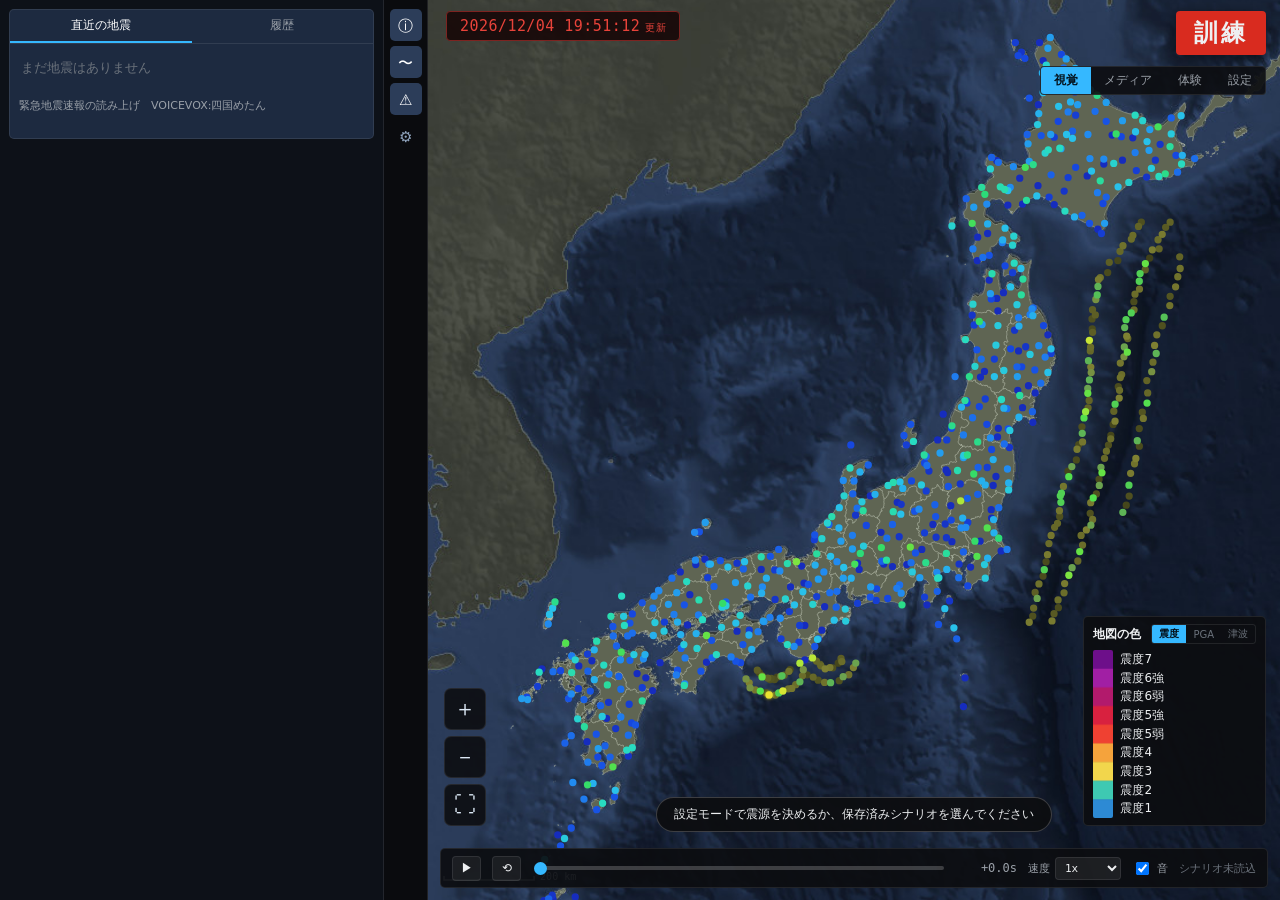
<file: web/index.html>
<!DOCTYPE html>
<html lang="ja">
<head>
<meta charset="UTF-8">
<meta name="viewport" content="width=device-width,initial-scale=1,viewport-fit=cover">
<meta name="theme-color" content="#0d1a2b">
<title>seismic-sim 地震モニタ</title>
<!-- テロップの書体。使う字だけを切り出して埋め込んである (通信は要らない)。 -->
<link rel="stylesheet" href="css/telop-font.css">
<link rel="stylesheet" href="css/style.css">
</head>
<body>
<div id="app">
  <canvas id="map"></canvas>

  <!-- ================= 左パネル ================= -->
  <aside id="side">
    <!-- 緊急地震速報 -->
    <section id="eew-panel" class="hidden">
      <header class="eew-head">
        <span class="eew-title">緊急地震速報</span>
        <span id="eew-grade" class="eew-grade">警報 #1</span>
      </header>

      <div class="eew-hypo">
        <span id="eew-region">-</span><span class="suffix">で地震</span>
      </div>
      <div id="eew-origin" class="eew-origin">----/--/-- --:--:-- 発生</div>

      <div id="eew-shindo-box" class="shindo-box">
        <div class="shindo-box-label"><b>推定</b><span>最大震度</span></div>
        <div id="eew-shindo-value" class="shindo-box-value">-</div>
      </div>

      <div class="meter" id="meter-mag">
        <span class="meter-name">マグニチュード</span>
        <span id="eew-magnitude" class="meter-value">-</span>
        <i id="meter-mag-bar" class="meter-bar"></i>
      </div>
      <div class="meter" id="meter-depth">
        <span class="meter-name">深さ</span>
        <span id="eew-depth" class="meter-value">-</span>
        <i id="meter-depth-bar" class="meter-bar"></i>
      </div>

      <p id="eew-message" class="eew-message">緊急地震速報（警報）発表<br>強い揺れに警戒してください</p>
    </section>

    <!-- 揺れを検出 -->
    <section id="detect-panel" class="hidden">
      <header class="section-bar">揺れを検出</header>
      <div class="detect-top">
        <span class="detect-label">リアルタイム<br><b>強震最大震度</b></span>
        <div id="detect-value" class="shindo-badge lg">-</div>
      </div>
      <ul id="detect-list" class="detect-list"></ul>
    </section>

    <!-- 津波情報 -->
    <section id="tsunami-panel" class="hidden">
      <header id="tsunami-head" class="tsunami-head">津波情報</header>
      <div id="tsunami-summary" class="tsunami-summary"></div>
      <ul id="tsunami-list" class="tsunami-list"></ul>
    </section>

    <!-- 地震情報 (確定) -->
    <section id="final-panel" class="hidden">
      <header id="final-kind" class="section-bar">地震情報</header>
      <header id="final-shindo" class="final-shindo">最大震度 -</header>
      <div id="final-when" class="final-when"></div>
      <div class="final-region-row">
        <span id="final-region" class="final-region">-</span><span class="suffix">で地震</span>
      </div>
      <div class="meter">
        <span class="meter-name">マグニチュード</span>
        <span id="final-magnitude" class="meter-value">-</span>
        <i id="final-mag-bar" class="meter-bar"></i>
      </div>
      <div class="meter">
        <span class="meter-name">深さ</span>
        <span id="final-depth" class="meter-value">-</span>
        <i id="final-depth-bar" class="meter-bar"></i>
      </div>
      <ul id="final-areas" class="final-areas"></ul>
    </section>

    <!-- 地震情報・履歴 -->
    <section id="info-panel">
      <div class="info-tabs">
        <button id="tab-current" class="info-tab active">直近の地震</button>
        <button id="tab-history" class="info-tab">履歴</button>
      </div>
      <div id="pane-current" class="info-pane">
        <ul id="recent-list" class="recent-list"></ul>
      </div>
      <div id="pane-history" class="info-pane hidden">
        <ul id="history-list" class="history-list"></ul>
      </div>
      <p class="credit">緊急地震速報の読み上げ　VOICEVOX:四国めたん</p>
    </section>
  </aside>

  <!-- ================= アイコン列 ================= -->
  <nav id="railbar" aria-label="表示切替">
    <button id="rail-info" class="rail-btn active" title="地震情報">ⓘ</button>
    <button id="rail-wave" class="rail-btn active" title="観測波形">
      <span class="rail-glyph">〜</span><i class="rail-dot"></i>
    </button>
    <button id="rail-tsunami" class="rail-btn active" title="津波情報">⚠</button>
    <button id="rail-config" class="rail-btn" title="設定">⚙</button>
    <button id="sheet-toggle" class="rail-btn sheet-only" title="パネルの開閉" aria-label="パネルの開閉">▾</button>
  </nav>

  <!-- ================= 地図上の表示 ================= -->
  <div id="clock-pill" class="clock-pill">
    <span id="clock-text">----/--/-- --:--:--</span><span class="suffix">更新</span>
  </div>

  <div id="drill-badge" class="drill-badge">訓練</div>

  <nav class="mode-switch" role="tablist" aria-label="モード切替">
    <button id="mode-visual" class="mode-btn active" role="tab" aria-selected="true">視覚</button>
    <button id="mode-media" class="mode-btn" role="tab" aria-selected="false">メディア</button>
    <button id="mode-quake3d" class="mode-btn" role="tab" aria-selected="false">体験</button>
    <button id="mode-config" class="mode-btn" role="tab" aria-selected="false">設定</button>
  </nav>

  <div id="zoom-ctl" class="zoom-ctl">
    <button id="zoom-in" title="拡大">＋</button>
    <button id="zoom-out" title="縮小">－</button>
    <button id="zoom-fit" title="全体表示">⛶</button>
  </div>

  <div id="legend" class="legend">
    <div class="legend-head">
      <span id="legend-title" class="legend-title">地図の色</span>
      <span class="style-switch">
        <button id="style-number" class="style-btn active" title="震度の数字入りの円">震度</button>
        <button id="style-color" class="style-btn" title="地表最大加速度 (gal) の色だけの円">PGA</button>
        <button id="style-coast" class="style-btn" title="津波の沿岸線だけを出す">津波</button>
      </span>
    </div>
    <div class="legend-body">
      <canvas id="legend-bar" width="18" height="170"></canvas>
      <ul id="legend-list" class="legend-list"></ul>
    </div>
  </div>

  <div id="coast-legend" class="coast-legend hidden">
    <div class="legend-title">海岸線の色</div>
    <ul class="coast-list">
      <li><i style="background:#e838c8"></i>大津波警報</li>
      <li><i style="background:#e0231c"></i>津波警報</li>
      <li><i style="background:#f5d020"></i>津波注意報</li>
      <li><i style="background:#4fc3f7"></i>津波予報</li>
    </ul>
  </div>

  <section id="wave-strip" class="hidden">
    <canvas id="wave-canvas"></canvas>
    <div class="wave-scale">2gal/row</div>
  </section>

  <!-- ================= 下部: 再生 ================= -->
  <footer id="timeline">
    <button id="play-btn" class="ctl" title="再生 / 一時停止">▶</button>
    <button id="reset-btn" class="ctl" title="先頭へ">⟲</button>
    <div class="track-wrap">
      <input id="track" class="track" type="range" min="0" max="1" step="1" value="0">
      <div id="track-marks" class="track-marks"></div>
    </div>
    <div class="tl-time"><span id="tl-elapsed">+0.0s</span></div>
    <label class="speed">速度
      <select id="speed">
        <option value="0.25">0.25x</option><option value="0.5">0.5x</option>
        <option value="1" selected>1x</option><option value="2">2x</option>
        <option value="4">4x</option><option value="8">8x</option>
      </select>
    </label>
    <label class="toggle"><input id="sound-toggle" type="checkbox" checked> 音</label>
    <div id="scenario-name" class="scenario-name">シナリオ未読込</div>
  </footer>

  <!-- ================= 設定モード ================= -->
  <section id="config-panel" class="hidden">
    <h2 class="config-title">シミュレーション設定</h2>
    <p class="config-hint">地図上をクリックすると震源を設定できます。</p>
    <div class="config-grid">
      <label>震央地名<input id="cfg-region" type="text" readonly></label>
      <label>緯度<input id="cfg-lat" type="number" step="0.01" value="38.10"></label>
      <label>経度<input id="cfg-lon" type="number" step="0.01" value="142.86"></label>
      <label>深さ (km)<input id="cfg-depth" type="number" step="1" min="0" max="700" value="24"></label>
      <label>マグニチュード<input id="cfg-mag" type="number" step="0.1" min="3" max="9.5" value="8.2"></label>
      <label>震源種別
        <select id="cfg-kind">
          <option value="crustal">地殻内（内陸）</option>
          <option value="interplate" selected>プレート間（海溝型）</option>
          <option value="intraslab">スラブ内（やや深発）</option>
        </select>
      </label>
      <label>走向 (°)<input id="cfg-strike" type="number" step="5" min="0" max="360" value="200"></label>
      <label>傾斜 (°)<input id="cfg-dip" type="number" step="5" min="5" max="90" value="20"></label>
      <label>すべり角 (°)<input id="cfg-rake" type="number" step="10" min="-180" max="180" value="90"></label>
      <label>発生時刻<input id="cfg-time" type="time" step="1"></label>
    </div>
    <div class="config-checks">
      <label><input id="cfg-aftershock" type="checkbox" checked> 余震を自動発生させる</label>
      <label><input id="cfg-tsunami" type="checkbox" checked> 津波を自動判定する</label>
      <label><input id="cfg-eew" type="checkbox" checked> 緊急地震速報を発表する</label>
      <label><input id="cfg-drill" type="checkbox" checked> 「訓練」表示を出す</label>
      <label><input id="cfg-areamail" type="checkbox"> エリアメールを発信する（メディアモード）</label>
    </div>
    <div class="config-preview" id="config-preview"></div>
    <div class="config-actions">
      <button id="cfg-run" class="primary">シミュレーション実行</button>
      <button id="cfg-random" class="ghost">ランダム</button>
    </div>
    <div class="config-scenarios">
      <div class="sub-label">保存済みシナリオ（高精度計算済み）</div>
      <ul id="scenario-list" class="scenario-list"></ul>
    </div>
  </section>

  <!-- ================= 揺れ方の 3D 体験 ================= -->
  <div id="scene3d" class="scene3d hidden">
    <canvas id="scene3d-canvas"></canvas>
    <div class="s3-bar">
      <div class="s3-group">
        <span class="s3-label">場所</span>
        <select id="s3-scene" class="s3-select"></select>
      </div>
      <div class="s3-group">
        <span class="s3-label">地点</span>
        <select id="s3-site" class="s3-select"></select>
      </div>
      <div class="s3-readout">
        <span id="s3-shindo" class="s3-shindo">-</span>
        <span class="s3-sub">その場の<br>リアルタイム震度</span>
      </div>
      <div class="s3-group s3-look">
        <span class="s3-label">向き</span>
        <input id="s3-yaw" class="s3-range" type="range" min="-180" max="180" value="0">
      </div>
    </div>
    <p id="s3-note" class="s3-note">-</p>
  </div>

  <!-- ================= メディアモード ================= -->
  <div id="media-eew" class="media-eew hidden">
    <div class="me-banner">
      <span class="me-tag"><b>緊急</b><b>地震</b></span>
      <div class="me-lines">
        <div class="me-line1">
          <span class="me-title">緊急地震速報</span>
          <span class="me-say"><span id="me-head">－－</span><span id="me-warn" class="me-warn">強い揺れに警戒</span></span>
        </div>
        <div id="me-areas" class="me-line2"></div>
      </div>
    </div>
    <div class="me-thumb">
      <div class="me-thumb-inner">
        <canvas id="me-thumb-canvas"></canvas>
      </div>
      <div class="me-cap">緊急地震速報</div>
    </div>
  </div>

  <!-- ================= エリアメール ================= -->
  <div id="area-mail" class="area-mail hidden">
    <div class="am-sheet" role="dialog" aria-labelledby="am-title">
      <div class="am-bar">緊急速報メール</div>
      <div class="am-head">
        <svg class="am-alert" viewBox="0 0 24 24" aria-hidden="true">
          <path d="M12 2.4 23 21.6H1z" fill="#e8433a"/>
          <path d="M12 8.6v6.2M12 17.2v1.6" stroke="#fff" stroke-width="2.1"
                stroke-linecap="round" fill="none"/>
        </svg>
        <span id="am-title">緊急地震速報</span>
      </div>
      <p class="am-body">緊急地震速報<br><span id="am-place">〇〇</span>で地震発生。強い揺れに備えてください。<br>（気象庁）</p>
      <div class="am-figure" aria-hidden="true">
        <svg viewBox="0 0 320 320">
          <rect x="0" y="0" width="320" height="320" rx="30" fill="#f2dc00"/>
          <rect x="12" y="12" width="296" height="296" rx="22" fill="#111"/>
          <rect x="34" y="34" width="252" height="252" rx="6" fill="#f2dc00"/>
          <g fill="#111">
            <!-- ひび割れて傾いたビル -->
            <path d="M138 70 L214 86 L206 250 L150 250 L146 214 L158 196 L142 176 L154 152 L138 132 Z"/>
            <!-- 落下物 -->
            <path d="M96 176 L112 168 L110 190 L94 196 Z"/>
            <path d="M84 214 L102 208 L98 228 L82 232 Z"/>
            <!-- 足元の崩れ -->
            <path d="M112 250 L124 232 L134 250 L146 230 L156 250 Z"/>
            <!-- 揺れの線 -->
            <path d="M236 74 L252 92 L236 110 L252 128 L236 146 L246 154 L262 136 L246 118 L262 100 L246 82 Z"/>
            <path d="M262 96 L276 112 L262 128 L276 144 L262 160 L270 168 L284 152 L270 136 L284 120 L270 104 Z"/>
          </g>
          <g fill="#f2dc00">
            <!-- 各階の窓 -->
            <path d="M150 96 L204 107 L203 119 L149 108 Z"/>
            <path d="M149 126 L202 137 L201 149 L148 138 Z"/>
            <path d="M152 160 L200 169 L199 181 L151 172 Z"/>
            <path d="M154 202 L198 210 L197 222 L153 214 Z"/>
          </g>
        </svg>
      </div>
      <button id="am-ok" class="am-ok" type="button">OK</button>
    </div>
  </div>

  <div id="toast" class="toast hidden"></div>
  <div id="loading" class="loading">データを読み込み中…</div>
</div>

<script src="js/util.js"></script>
<script src="js/projection.js"></script>
<script src="js/mapview.js"></script>
<script src="js/engine.js"></script>
<script src="js/scene3d.js"></script>
<script src="js/sound.js"></script>
<script src="js/panels.js"></script>
<script src="js/app.js"></script>
</body>
</html>
</file>
<file: web/css/telop-font.css>
/* テロップの書体 — Noto Sans JP (Bold / Black)
 *
 * テレビの緊急地震速報のテロップに近い太いゴシック。単一 HTML で持ち歩けて、
 * 通信が無くても同じ見た目になるように、使う字だけを切り出して埋め込んである
 * (震央地名・都道府県名・決まり文句の 311 字)。
 *
 * Noto Sans JP は SIL Open Font License 1.1 で配布されている。
 *   Copyright 2014-2021 Adobe (http://www.adobe.com/), with Reserved Font Name 'Source'.
 *   Licensed under the SIL Open Font License, Version 1.1.
 *   https://scripts.sil.org/OFL
 */

@font-face {
  font-family: "VQ Telop";
  font-style: normal;
  font-weight: 700;
  font-display: swap;
  src: url([data-uri]) format("woff2");
}

@font-face {
  font-family: "VQ Telop";
  font-style: normal;
  font-weight: 900;
  font-display: swap;
  src: url([data-uri]) format("woff2");
}
</file>
<file: web/css/style.css>
/* seismic-sim — 地震モニタ
 * ほぼ黒のパネルと、海底地形を敷いた地図。震度は数字入りの円で表す。 */

:root {
  --panel: #0d1118;
  --panel-2: #1d2a40;
  --panel-3: #2c3d59;
  /* 左パネルの中身の幅。文字や余白はこの幅に対する比で決める。 */
  --card-w: 366px;
  --line: rgba(255, 255, 255, 0.09);
  --line-2: rgba(255, 255, 255, 0.20);
  --text: #eef0f2;
  --text-dim: #9aa0a8;
  --text-faint: #6b727b;
  --red: #d92b1f;
  --red-bright: #e8433a;
  --red-deep: #8a1210;
  --yellow: #ffd54a;
  --magenta: #e838c8;
  --accent: #35b8ff;
  --side-w: 384px;
  --rail-w: 44px;
  --rail-h: 40px;   /* 画面が狭いとき、アイコン列を横並びにしたときの高さ */
  --mono: "SF Mono", "Roboto Mono", Consolas, ui-monospace, monospace;
  --num: "Hiragino Sans", "Noto Sans JP", "Yu Gothic UI", "Meiryo", system-ui, sans-serif;
  --sans: "Hiragino Sans", "Noto Sans JP", "Yu Gothic UI", system-ui, sans-serif;
  /* テレビのテロップ用。太いゴシックで、字面が大きく縁取りに負けないもの。 */
  --telop: "VQ Telop", "Noto Sans JP", "Hiragino Kaku Gothic ProN",
           "Hiragino Sans", "BIZ UDPGothic", "Yu Gothic", "Meiryo", sans-serif;
}

* { box-sizing: border-box; }

html, body {
  margin: 0; height: 100%; overflow: hidden;
  background: var(--panel); color: var(--text);
  font-family: var(--sans); font-size: 13px;
  -webkit-font-smoothing: antialiased;
}

#app { position: relative; width: 100vw; height: 100vh; }
#map {
  position: absolute; inset: 0 0 0 calc(var(--side-w) + var(--rail-w));
  width: calc(100vw - var(--side-w) - var(--rail-w)); height: 100%;
  display: block; cursor: grab;
}
#map.dragging { cursor: grabbing; }
#map.picking { cursor: crosshair; }
.hidden { display: none !important; }
.suffix { font-size: 13px; font-weight: 400; color: var(--text-dim); margin-left: 5px; }

/* ================= 左パネル ================= */
#side {
  position: absolute; left: 0; top: 0; bottom: 0; width: var(--side-w);
  background: var(--panel); border-right: 1px solid var(--line);
  display: flex; flex-direction: column; gap: 9px;
  padding: 9px; overflow-y: auto; z-index: 30;
}
#side > section { flex: 0 0 auto; }

/* ---- 緊急地震速報 ---- */
#eew-panel {
  border-radius: calc(var(--card-w) * .036); overflow: hidden;
  background: var(--panel-2);
}
.eew-head { display: flex; align-items: stretch; height: calc(var(--card-w) * .132); }
.eew-title {
  flex: 1; display: flex; align-items: center; padding: 0 calc(var(--card-w) * .045);
  font-size: calc(var(--card-w) * .074); font-weight: 800; letter-spacing: .01em;
  background: repeating-linear-gradient(-45deg, var(--red-deep) 0 9px, #1d0605 9px 18px);
}
.eew-grade {
  display: flex; align-items: center; padding: 0 calc(var(--card-w) * .05);
  font-family: var(--num); font-size: calc(var(--card-w) * .074); font-weight: 800;
  letter-spacing: .04em; background: var(--red); color: #fff;
}
#eew-panel.forecast .eew-title {
  background: repeating-linear-gradient(-45deg, #12457f 0 9px, #050f1e 9px 18px);
}
#eew-panel.forecast .eew-grade { background: #1f6fd0; }

.eew-hypo {
  padding: calc(var(--card-w) * .045) calc(var(--card-w) * .04) 0;
  font-size: calc(var(--card-w) * .112); font-weight: 800; line-height: 1.1;
}
.eew-hypo .suffix { font-size: calc(var(--card-w) * .062); font-weight: 500; margin-left: .1em; }
.eew-origin {
  padding: calc(var(--card-w) * .012) calc(var(--card-w) * .04) calc(var(--card-w) * .028);
  font-family: var(--num); font-variant-numeric: tabular-nums;
  font-size: calc(var(--card-w) * .05); color: #c3cad4; letter-spacing: .01em;
}

/* 推定最大震度。左に「推定 / 最大震度」、右に大きな数字を置く。 */
.shindo-box {
  display: flex; align-items: center;
  margin: 0 calc(var(--card-w) * .035) calc(var(--card-w) * .035);
  height: calc(var(--card-w) * .341); border-radius: calc(var(--card-w) * .058);
  background: var(--red);
}
.shindo-box.forecast { background: #1f6fd0; }
.shindo-box-label { flex: 1.15; text-align: center; line-height: 1.08; }
.shindo-box-label b {
  display: block; font-size: calc(var(--card-w) * .112); font-weight: 800; letter-spacing: .05em;
}
.shindo-box-label span {
  display: block; font-size: calc(var(--card-w) * .065); font-weight: 700; margin-top: .12em;
}
.shindo-box-value {
  flex: 1; text-align: center;
  font-family: var(--num); font-size: calc(var(--card-w) * .188); font-weight: 800;
  line-height: 1; letter-spacing: -.02em;
}

.meter {
  display: flex; align-items: center;
  margin: 0 calc(var(--card-w) * .04) calc(var(--card-w) * .035);
}
.meter-name { flex: 1; font-size: calc(var(--card-w) * .07); color: var(--text); }
.meter-value {
  font-family: var(--num); font-variant-numeric: tabular-nums;
  font-size: calc(var(--card-w) * .124); font-weight: 800; line-height: 1;
  margin-right: calc(var(--card-w) * .03);
}
/* 「ごく浅い」のように数字でないときは字数が多いので詰める */
.meter-value.as-text {
  font-family: inherit; font-size: calc(var(--card-w) * .098);
  letter-spacing: -0.01em;
}
.meter-bar {
  width: calc(var(--card-w) * .082); height: calc(var(--card-w) * .182);
  border-radius: calc(var(--card-w) * .012); background: #2b2f36; flex: 0 0 auto;
}

.eew-message {
  margin: 0;
  padding: calc(var(--card-w) * .02) calc(var(--card-w) * .04) calc(var(--card-w) * .045);
  font-size: calc(var(--card-w) * .059); line-height: 1.45; font-weight: 600;
  color: #e8776a;
}
#eew-panel.forecast .eew-message { color: #9fd0ff; }

/* ---- 揺れを検出 ---- */
#detect-panel {
  border-radius: calc(var(--card-w) * .036); overflow: hidden; background: var(--panel-2);
}
.section-bar {
  padding: calc(var(--card-w) * .028) 0; text-align: center;
  font-size: calc(var(--card-w) * .07); font-weight: 800;
  background: var(--panel-3); letter-spacing: .06em;
}
.detect-top {
  display: flex; align-items: center; gap: calc(var(--card-w) * .03);
  padding: calc(var(--card-w) * .038) calc(var(--card-w) * .04);
}
.detect-label {
  flex: 1; font-size: calc(var(--card-w) * .073); line-height: 1.25;
  font-weight: 700; color: var(--text);
}
.detect-label b { display: block; color: var(--text); font-weight: 800; }

.shindo-badge {
  min-width: calc(var(--card-w) * .135); height: calc(var(--card-w) * .105);
  padding: 0 calc(var(--card-w) * .02);
  display: flex; align-items: center; justify-content: center;
  border-radius: calc(var(--card-w) * .022);
  font-family: var(--num); font-size: calc(var(--card-w) * .082); font-weight: 800;
  line-height: 1; background: #2b2f36; color: #fff;
}
.shindo-badge i {
  font-style: normal; font-size: .58em; line-height: 1; align-self: flex-start;
  margin-top: .16em;
}
.shindo-box-value i, .final-shindo i {
  font-style: normal; font-size: .55em; vertical-align: .62em; margin-left: .02em;
}
.shindo-badge.lg {
  min-width: calc(var(--card-w) * .265); height: calc(var(--card-w) * .294);
  font-size: calc(var(--card-w) * .218); border-radius: calc(var(--card-w) * .03);
}
.shindo-badge.sm {
  min-width: calc(var(--card-w) * .115); height: calc(var(--card-w) * .09);
  font-size: calc(var(--card-w) * .072); border-radius: calc(var(--card-w) * .018);
}

.detect-list, .final-areas {
  list-style: none; margin: 0;
  padding: 0 calc(var(--card-w) * .035) calc(var(--card-w) * .028);
}
.detect-list li, .final-areas li {
  display: flex; align-items: center; gap: calc(var(--card-w) * .03);
  padding: calc(var(--card-w) * .014) 0;
  border-top: 1px solid var(--line);
  font-size: calc(var(--card-w) * .073); font-weight: 700;
}
.detect-list li:first-child, .final-areas li:first-child { border-top: 0; }
.area-name { font-size: 16px; font-weight: 600; }

/* ---- 津波 ---- */
#tsunami-panel { border: 1px solid var(--line); border-radius: 5px; overflow: hidden; background: var(--panel-2); }
.tsunami-head {
  padding: 6px 11px; font-size: 14px; font-weight: 800; letter-spacing: .05em;
  background: var(--magenta); color: #fff;
}
#tsunami-panel.grade-2 .tsunami-head { background: var(--red); }
#tsunami-panel.grade-1 .tsunami-head { background: #d8a41a; color: #1a1200; }
#tsunami-panel.grade-0 .tsunami-head { background: #2a7fc0; }
.tsunami-summary { padding: 6px 11px 0; font-size: 11px; color: var(--text-dim); }
.tsunami-list { list-style: none; margin: 0; padding: 7px 9px 9px; max-height: 232px; overflow-y: auto; }
.tz-group { display: flex; align-items: center; gap: 8px; margin: 7px 0 4px; }
.tz-height {
  font-family: var(--mono); font-size: 15px; font-weight: 800;
  padding: 2px 9px; border-radius: 12px; color: #fff;
}
.tz-grade { font-size: 14px; font-weight: 700; }
.tz-zone { padding-left: 9px; border-left: 4px solid transparent; margin-bottom: 4px; }
.tz-zone .tz-name { font-size: 13px; font-weight: 600; }
.tz-zone .tz-detail {
  display: inline-block; margin-top: 2px; padding: 1px 7px; border-radius: 3px;
  font-family: var(--mono); font-size: 11px; color: #fff;
}

/* ---- 地震情報 (確定) ---- */
#final-panel { border: 1px solid var(--line); border-radius: 5px; overflow: hidden; background: var(--panel-2); }
.final-shindo {
  padding: 7px 11px; font-family: var(--mono); font-size: 19px; font-weight: 800;
  letter-spacing: .03em; background: #2b2f36;
}
.final-when { padding: 8px 11px 0; font-family: var(--mono); font-size: 12px; color: var(--text-dim); }
.final-region-row { padding: 2px 11px 8px; }
.final-region { font-size: 21px; font-weight: 800; }

/* ---- 地震情報・履歴 ---- */
#info-panel {
  border: 1px solid var(--line); border-radius: 5px; overflow: hidden;
  background: var(--panel-2); display: flex; flex-direction: column;
  min-height: 130px;
}
.info-tabs { display: flex; border-bottom: 1px solid var(--line); }
.info-tab {
  flex: 1; appearance: none; border: 0; background: transparent; color: var(--text-dim);
  font-family: inherit; font-size: 12px; padding: 7px 0; cursor: pointer;
  border-bottom: 2px solid transparent;
}
.info-tab.active { color: #fff; border-bottom-color: var(--accent); }
.info-pane { overflow-y: auto; max-height: 260px; padding: 7px; }

.recent-list, .history-list, .scenario-list { list-style: none; margin: 0; padding: 0; }
.recent-list li {
  display: grid; grid-template-columns: 32px 1fr auto; gap: 8px; align-items: center;
  padding: 5px 4px; border-bottom: 1px solid var(--line); cursor: pointer; border-radius: 4px;
}
.recent-list li:hover { background: rgba(53, 184, 255, .12); }
.recent-list li.active { background: rgba(53, 184, 255, .2); }
.rl-main { min-width: 0; }
.rl-region { font-size: 12px; white-space: nowrap; overflow: hidden; text-overflow: ellipsis; }
.rl-sub { font-family: var(--mono); font-size: 10px; color: var(--text-faint); }
.rl-play { color: var(--accent); font-size: 11px; }

.history-list li.hist-row {
  display: grid; grid-template-columns: 1fr 42px; align-items: stretch;
  margin-bottom: 3px; border-radius: 3px; overflow: hidden;
  border: 1px solid rgba(255, 255, 255, .3);
}
.hist-main { padding: 4px 7px; min-width: 0; }
.hist-region {
  font-size: 13px; font-weight: 800; line-height: 1.2;
  white-space: nowrap; overflow: hidden; text-overflow: ellipsis;
  text-shadow: 0 1px 2px rgba(0, 0, 0, .35);
}
.hist-sub {
  display: flex; justify-content: space-between; gap: 6px;
  font-family: var(--mono); font-size: 10px; margin-top: 1px;
}
.hist-sub b { font-size: 11px; }
.hist-shindo {
  display: flex; align-items: center; justify-content: center;
  font-family: var(--mono); font-size: 22px; font-weight: 800;
  border-left: 1px solid rgba(255, 255, 255, .4); background: rgba(255, 255, 255, .1);
}
.history-list li.hist-empty, .recent-list li.empty {
  display: block; padding: 8px 4px; color: var(--text-faint); border: 0;
}

/* ================= アイコン列 ================= */
#railbar {
  position: absolute; left: var(--side-w); top: 0; bottom: 0; width: var(--rail-w);
  background: #0a0b0e; border-right: 1px solid var(--line);
  display: flex; flex-direction: column; align-items: center; gap: 5px;
  padding-top: 9px; z-index: 31;
}
.rail-btn {
  position: relative; width: 32px; height: 32px; border-radius: 5px;
  border: 1px solid transparent; background: transparent; color: #90a4bd;
  font-size: 15px; cursor: pointer; line-height: 1;
  display: flex; align-items: center; justify-content: center;
}
.rail-btn:hover { background: rgba(255, 255, 255, .08); color: #fff; }
.rail-btn.active { background: var(--panel-3); color: #fff; }
.rail-dot {
  position: absolute; top: 4px; right: 4px; width: 6px; height: 6px;
  border-radius: 50%; background: var(--red); display: none;
}
.rail-btn.alert .rail-dot { display: block; }

/* ================= 地図上の表示 ================= */
.clock-pill {
  position: absolute; top: 11px; left: calc(var(--side-w) + var(--rail-w) + 18px);
  z-index: 24; padding: 5px 13px; border-radius: 4px;
  background: rgba(22, 6, 6, .88); border: 1px solid #7d2320;
  color: var(--red-bright);
  font-family: var(--mono); font-size: 15px; letter-spacing: .03em;
}
.clock-pill .suffix { font-size: 10px; font-family: var(--sans); color: var(--red-bright); }

.drill-badge {
  position: absolute; top: 11px; right: 14px; z-index: 24;
  padding: 6px 18px; border-radius: 4px; background: var(--red);
  font-size: 24px; font-weight: 800; letter-spacing: .12em;
  box-shadow: 0 3px 14px rgba(0, 0, 0, .5);
}
.drill-badge.hidden { display: none; }

.mode-switch {
  position: absolute; top: 66px; right: 14px; z-index: 24;
  display: flex; border-radius: 4px; overflow: hidden;
  background: rgba(13, 14, 17, .9); border: 1px solid var(--line);
}
.mode-btn {
  appearance: none; border: 0; background: transparent; color: var(--text-dim);
  font-family: inherit; font-size: 12px; padding: 5px 13px; cursor: pointer;
}
.mode-btn:hover { color: #fff; }
.mode-btn.active { background: var(--accent); color: #04121c; font-weight: 700; }

.zoom-ctl {
  position: absolute; left: calc(var(--side-w) + var(--rail-w) + 16px); bottom: 74px;
  z-index: 24; display: flex; flex-direction: column; gap: 6px;
}
.zoom-ctl button {
  width: 42px; height: 42px; border-radius: 7px;
  border: 1px solid var(--line); background: rgba(13, 14, 17, .9);
  color: #dce8f5; font-size: 22px; cursor: pointer; line-height: 1;
}
.zoom-ctl button:hover { background: rgba(38, 42, 50, .95); }

/* ---- 凡例 ---- */
.legend {
  position: absolute; right: 14px; bottom: 74px; z-index: 23;
  background: rgba(13, 14, 17, .92); border: 1px solid var(--line);
  border-radius: 5px; padding: 7px 9px;
}
.legend-head { display: flex; align-items: center; gap: 10px; margin-bottom: 6px; }
.legend-title { font-size: 12px; font-weight: 700; }
.style-switch { margin-left: auto; display: flex; border-radius: 3px; overflow: hidden; border: 1px solid var(--line); }
.style-btn {
  appearance: none; border: 0; background: transparent; color: var(--text-faint);
  font-family: inherit; font-size: 10px; padding: 2px 7px; cursor: pointer;
}
.style-btn:hover { color: #fff; }
.style-btn.active { background: var(--accent); color: #04121c; font-weight: 700; }
.legend-body { display: flex; gap: 7px; }
#legend-bar { display: block; width: 20px; height: 168px; border-radius: 2px; }
.legend-list {
  list-style: none; margin: 0; padding: 0; height: 168px;
  display: flex; flex-direction: column;
}
.legend-list li { flex: 1; font-size: 12px; line-height: 26px; white-space: nowrap; }

.coast-legend {
  position: absolute; right: 14px; bottom: 74px; z-index: 23;
  background: rgba(13, 14, 17, .92); border: 1px solid var(--line);
  border-radius: 5px; padding: 7px 9px;
}
.coast-list { list-style: none; margin: 5px 0 0; padding: 0; }
.coast-list li { display: flex; align-items: center; gap: 7px; font-size: 11px; padding: 2px 0; }
.coast-list i { width: 24px; height: 10px; border-radius: 5px; }

/* ---- 観測波形 ---- */
#wave-strip {
  position: absolute; left: calc(var(--side-w) + var(--rail-w) + 16px); top: 60px;
  z-index: 23; width: 200px; height: 168px; padding: 4px 4px 13px;
  background: rgba(8, 9, 12, .9); border: 1px solid var(--line); border-radius: 5px;
}
#wave-canvas { width: 100%; height: 100%; display: block; }
.wave-scale { position: absolute; right: 6px; bottom: 2px; font-family: var(--mono); font-size: 9px; color: var(--text-faint); }

/* ================= 下部: 再生 ================= */
#timeline {
  position: absolute; left: calc(var(--side-w) + var(--rail-w) + 12px); right: 12px; bottom: 12px;
  height: 40px; display: flex; align-items: center; gap: 11px; padding: 0 11px; z-index: 26;
  background: rgba(13, 14, 17, .92); border: 1px solid var(--line); border-radius: 5px;
}
.ctl {
  appearance: none; width: 29px; height: 25px; flex: 0 0 auto;
  border: 1px solid var(--line); border-radius: 4px;
  background: rgba(255, 255, 255, .06); color: var(--text); cursor: pointer; font-size: 12px;
}
.ctl:hover { background: rgba(53, 184, 255, .2); border-color: var(--accent); }
.track-wrap { flex: 1; position: relative; display: flex; align-items: center; }
.track { width: 100%; appearance: none; height: 4px; border-radius: 2px; background: rgba(255, 255, 255, .2); outline: none; }
.track::-webkit-slider-thumb { appearance: none; width: 13px; height: 13px; border-radius: 50%; background: var(--accent); cursor: pointer; }
.track::-moz-range-thumb { width: 13px; height: 13px; border: 0; border-radius: 50%; background: var(--accent); cursor: pointer; }
.track-marks { position: absolute; left: 0; right: 0; top: 50%; height: 0; pointer-events: none; }
.track-marks i { position: absolute; width: 2px; height: 12px; margin-top: -6px; background: #f5a33c; border-radius: 1px; }
.track-marks i.tsunami { background: var(--magenta); }
.tl-time { font-family: var(--mono); font-size: 12px; min-width: 60px; text-align: right; color: var(--text-dim); }
.speed, .toggle { font-size: 11px; color: var(--text-dim); display: flex; align-items: center; gap: 5px; }
.speed select {
  background: rgba(255, 255, 255, .07); color: var(--text); border: 1px solid var(--line);
  border-radius: 4px; padding: 3px 5px; font-family: var(--mono); font-size: 11px;
}
.scenario-name { font-size: 11px; color: var(--text-faint); max-width: 190px; white-space: nowrap; overflow: hidden; text-overflow: ellipsis; }

/* ================= 設定モード ================= */
#config-panel {
  position: absolute; left: calc(var(--side-w) + var(--rail-w) + 16px); top: 60px; bottom: 62px;
  width: 316px; padding: 13px; overflow-y: auto; z-index: 27;
  background: var(--panel-2); border: 1px solid var(--line); border-radius: 5px;
}
.config-title { margin: 0 0 3px; font-size: 15px; }
.config-hint { margin: 0 0 11px; font-size: 11px; color: var(--text-faint); }
.config-grid { display: grid; grid-template-columns: 1fr 1fr; gap: 7px; }
.config-grid label, .config-checks label { display: flex; flex-direction: column; gap: 3px; font-size: 11px; color: var(--text-dim); }
.config-grid label:first-child { grid-column: 1 / -1; }
.config-grid input, .config-grid select {
  background: rgba(255, 255, 255, .07); border: 1px solid var(--line);
  border-radius: 4px; color: var(--text); padding: 5px 7px;
  font-family: var(--mono); font-size: 12px; width: 100%;
}
.config-grid input:focus, .config-grid select:focus { outline: none; border-color: var(--accent); }
.config-grid input[readonly] { color: var(--accent); background: rgba(53, 184, 255, .1); }
.config-checks { margin-top: 11px; display: grid; gap: 6px; }
.config-checks label { flex-direction: row; align-items: center; gap: 7px; font-size: 12px; }
.config-preview {
  margin-top: 11px; padding: 8px 10px; border-radius: 4px;
  background: rgba(255, 255, 255, .05); border: 1px solid var(--line);
  font-family: var(--mono); font-size: 11px; color: var(--text-dim); line-height: 1.7; min-height: 32px;
}
.config-actions { display: flex; gap: 8px; margin-top: 11px; }
button.primary, button.ghost {
  flex: 1; appearance: none; border-radius: 4px; padding: 9px 0;
  font-family: inherit; font-size: 13px; cursor: pointer; border: 1px solid transparent;
}
button.primary { background: var(--accent); color: #04121c; font-weight: 700; }
button.primary:hover { filter: brightness(1.1); }
button.ghost { background: transparent; border-color: var(--line-2); color: var(--text-dim); }
button.ghost:hover { color: #fff; border-color: var(--accent); }
.sub-label { font-size: 10px; letter-spacing: .08em; color: var(--text-faint); margin: 12px 0 5px; }
.scenario-list li {
  display: flex; align-items: center; gap: 8px; padding: 6px;
  border: 1px solid var(--line); border-radius: 4px; margin-bottom: 6px; cursor: pointer;
}
.scenario-list li:hover { border-color: var(--accent); background: rgba(53, 184, 255, .1); }
.sl-main { flex: 1; min-width: 0; }
.sl-name { font-size: 12px; white-space: nowrap; overflow: hidden; text-overflow: ellipsis; }
.sl-sub { font-family: var(--mono); font-size: 10px; color: var(--text-faint); }

/* ================= 補助 ================= */
.toast {
  position: absolute; left: calc(50% + (var(--side-w) + var(--rail-w)) / 2); bottom: 68px;
  transform: translateX(-50%); padding: 8px 17px; border-radius: 18px; z-index: 60;
  background: rgba(13, 14, 17, .96); border: 1px solid var(--line-2); font-size: 12px;
}
.loading {
  position: absolute; inset: 0; z-index: 80;
  display: flex; align-items: center; justify-content: center;
  background: var(--panel); color: var(--text-dim); font-size: 13px; letter-spacing: .08em;
}
.loading.hidden { display: none; }

::-webkit-scrollbar { width: 7px; height: 7px; }
::-webkit-scrollbar-track { background: transparent; }
::-webkit-scrollbar-thumb { background: rgba(255, 255, 255, .2); border-radius: 4px; }
::-webkit-scrollbar-thumb:hover { background: rgba(255, 255, 255, .35); }

/* ================= 画面が狭いとき ================= */
.sheet-only { display: none; }

@media (max-width: 1100px) { :root { --side-w: 300px; --card-w: 282px; } }
@media (max-width: 900px)  { :root { --side-w: 260px; --card-w: 242px; } }
/* 縦が短い画面ではパネルが収まらないので、文字の基準も詰める */
@media (max-height: 860px) and (min-width: 721px) { :root { --card-w: 318px; } }
@media (max-height: 740px) and (min-width: 721px) { :root { --card-w: 272px; } }

/* --- スマートフォン: パネルを下からのシートにする --- */
@media (max-width: 720px) {
  :root { --card-w: calc((100vw - 18px) * .78); }
  :root {
    --side-w: 0px; --rail-w: 0px;
    --sheet-h: 46vh;
  }
  @supports (height: 100dvh) { :root { --sheet-h: 46dvh; } }

  html, body { font-size: 12px; }
  #app { width: 100vw; height: 100vh; height: 100dvh; }

  #map {
    inset: 0 0 auto 0; width: 100vw;
    height: calc(100vh - var(--sheet-h) - var(--rail-h));
    height: calc(100dvh - var(--sheet-h) - var(--rail-h));
  }

  /* 左パネル -> 下のシート */
  #side {
    top: auto; bottom: 0; left: 0; right: 0; width: 100%;
    height: var(--sheet-h);
    border-right: 0; border-top: 1px solid var(--line);
    padding: 8px 8px calc(10px + env(safe-area-inset-bottom));
    gap: 8px;
    -webkit-overflow-scrolling: touch;
    transition: height .2s ease;
  }

  /* アイコン列 -> シートの上端に横並び */
  #railbar {
    top: auto; bottom: var(--sheet-h); left: 0; right: 0;
    width: 100%; height: var(--rail-h);
    flex-direction: row; justify-content: space-evenly; align-items: center;
    gap: 0; padding: 0;
    border-right: 0; border-top: 1px solid var(--line);
    background: var(--panel-2);
    transition: bottom .2s ease;
  }
  .rail-btn { width: 40px; height: 30px; font-size: 16px; }
  .sheet-only { display: flex; }

  /* たたんだとき */
  #app.sheet-collapsed #side { height: 0; padding-top: 0; padding-bottom: 0; border-top: 0; }
  #app.sheet-collapsed #railbar { bottom: 0; }
  #app.sheet-collapsed #map {
    height: calc(100vh - var(--rail-h));
    height: calc(100dvh - var(--rail-h));
  }
  #app.sheet-collapsed #sheet-toggle { transform: rotate(180deg); }
  #app.sheet-collapsed #timeline { bottom: calc(var(--rail-h) + 6px); }

  /* 下部の再生バーは地図の中に重ねる */
  #timeline {
    left: 6px; right: 6px;
    bottom: calc(var(--sheet-h) + var(--rail-h) + 6px);
    height: 34px; gap: 7px; padding: 0 8px;
    transition: bottom .2s ease;
  }
  .tl-time { min-width: 46px; font-size: 11px; }
  .speed, .scenario-name { display: none; }

  /* 地図に重ねる小物を小さくする */
  .clock-pill { top: 6px; left: 6px; padding: 3px 8px; font-size: 12px; }
  .clock-pill .suffix { display: none; }
  .drill-badge { top: 6px; right: 6px; padding: 3px 10px; font-size: 15px; }
  .mode-switch { top: 34px; right: 6px; }
  .mode-btn { padding: 4px 10px; font-size: 11px; }
  /* 地図の下端は再生バーなので、その上に置く */
  .zoom-ctl {
    left: 6px; bottom: calc(var(--sheet-h) + var(--rail-h) + 46px);
    flex-direction: row; gap: 5px; transition: bottom .2s ease;
  }
  .zoom-ctl button { width: 32px; height: 32px; font-size: 16px; }
  #app.sheet-collapsed .zoom-ctl { bottom: calc(var(--rail-h) + 46px); }
  #wave-strip { display: none; }

  .legend, .coast-legend {
    right: 6px; bottom: calc(var(--sheet-h) + var(--rail-h) + 46px);
    padding: 4px 6px; transition: bottom .2s ease;
  }
  #app.sheet-collapsed .legend,
  #app.sheet-collapsed .coast-legend { bottom: calc(var(--rail-h) + 46px); }
  .legend-head { margin-bottom: 4px; gap: 6px; }
  .legend-title { font-size: 10px; }
  #legend-bar { width: 11px; height: 104px; }
  .legend-list { height: 104px; }
  .legend-list li { font-size: 10px; }
  .coast-list li { font-size: 10px; }
  .coast-list i { width: 16px; height: 5px; }

  /* 緊急地震速報パネルを画面幅に合わせる */
  .eew-head { height: 32px; }
  .eew-title { font-size: 14px; }
  .eew-grade { font-size: 12px; padding: 0 8px; }
  .eew-hypo { font-size: 25px; padding: 8px 10px 0; }
  .eew-hypo .suffix { font-size: 13px; }
  .eew-origin { padding: 3px 10px 8px; font-size: 11px; }
  .shindo-box { margin: 0 8px 8px; padding: 8px 12px; }
  .shindo-box-label b { font-size: 22px; }
  .shindo-box-label span { font-size: 12px; }
  .shindo-box-value { font-size: 46px; }
  .meter { margin: 0 8px 5px; }
  .meter-name { font-size: 13px; }
  .meter-value { font-size: 28px; }
  .meter-bar { width: 11px; height: 30px; }
  .eew-message { font-size: 12px; padding: 6px 10px 8px; }

  .section-bar { font-size: 14px; padding: 6px 0; }
  .detect-label { font-size: 13px; }
  .detect-label b { font-size: 15px; }
  .shindo-badge.lg { min-width: 66px; height: 48px; font-size: 32px; }
  .area-name { font-size: 14px; }
  .final-shindo { font-size: 16px; }
  .final-region { font-size: 18px; }
  .tsunami-list { max-height: 40vh; }
  .info-pane { max-height: 40vh; }

  /* 設定モードは全面に出す */
  #config-panel {
    left: 6px; right: 6px; width: auto;
    top: 62px; bottom: calc(var(--sheet-h) + var(--rail-h) + 46px);
  }
  .config-grid { grid-template-columns: 1fr 1fr; }

  .toast { left: 50%; bottom: calc(var(--sheet-h) + var(--rail-h) + 46px); }
}

/* --- 縦が短いとき (横向きのスマートフォンなど) --- */
@media (max-height: 540px) and (min-width: 721px) {
  :root { --card-w: 232px; }
  :root { --side-w: 250px; }
  html, body { font-size: 12px; }

  .eew-head { height: 30px; }
  .eew-title { font-size: 13px; }
  .eew-grade { font-size: 11px; padding: 0 7px; }
  .eew-hypo { font-size: 21px; padding: 7px 9px 0; }
  .eew-hypo .suffix { font-size: 12px; }
  .eew-origin { padding: 2px 9px 6px; font-size: 10px; }
  .shindo-box { margin: 0 7px 6px; padding: 6px 10px; }
  .shindo-box-label b { font-size: 18px; }
  .shindo-box-label span { font-size: 11px; }
  .shindo-box-value { font-size: 36px; }
  .meter { margin: 0 7px 4px; padding: 4px 0 4px 3px; }
  .meter-name { font-size: 12px; }
  .meter-value { font-size: 22px; }
  .meter-bar { width: 10px; height: 24px; }
  .eew-message { font-size: 11px; padding: 5px 9px 6px; }
  .section-bar { font-size: 13px; padding: 5px 0; }
  .shindo-badge.lg { min-width: 58px; height: 40px; font-size: 26px; }
  .area-name { font-size: 13px; }
  .detect-label { font-size: 12px; }
  .info-pane, .tsunami-list { max-height: 140px; }

  #wave-strip { display: none; }
  .drill-badge { font-size: 16px; padding: 3px 12px; }
  .clock-pill { font-size: 12px; padding: 3px 9px; }
  .mode-switch { top: 46px; }
  .zoom-ctl { bottom: 60px; flex-direction: row; gap: 5px; }
  .zoom-ctl button { width: 34px; height: 34px; font-size: 17px; }
  .legend, .coast-legend { bottom: 60px; padding: 5px 6px; }
  #legend-bar { width: 12px; height: 112px; }
  .legend-list { height: 112px; }
  .legend-list li { font-size: 10px; }
}

/* ================= メディアモード =================
 * テレビの緊急地震速報のテロップを模したもの。上端に横長の帯、
 * 右下に警報の範囲を赤く塗った地図を出す。 */
.media-eew { position: absolute; inset: 0; pointer-events: none; z-index: 44; }
.media-eew.hidden { display: none; }

.me-banner {
  position: absolute;
  top: calc(12px + env(safe-area-inset-top, 0px));
  left: 50%;
  transform: translateX(-50%);
  width: min(1480px, calc(100% - 24px));
  display: flex;
  align-items: stretch;
  gap: 24px;
  padding: 14px 26px 14px 16px;
  border-radius: 16px;
  /* テレビのテロップと同じ、少し沈んだ紅色。平らに塗る。 */
  background: #b03a50;
  box-shadow: 0 0 0 1px rgba(0, 0, 0, 0.28), 0 10px 26px rgba(0, 0, 0, 0.6);
  color: #fff;
  font-family: var(--telop);
}
/* 左の囲み。白で塗らず、白い線で囲って中は帯と同じ色。 */
.me-tag {
  flex: 0 0 auto;
  display: flex; flex-direction: column; justify-content: center; gap: 4px;
  padding: 7px 12px;
  border: 4px solid #fff;
  border-radius: 2px;
  background: transparent;
  color: #fff;
  font-weight: 900;
  font-size: 34px;
  line-height: 1.0;
  letter-spacing: 0.05em;
}
.me-lines { flex: 1 1 auto; min-width: 0; display: flex; flex-direction: column; gap: 4px; }
/* 白抜きの太字に黒い縁。テレビの字幕と同じ見え方にする。
   paint-order を見ないブラウザのために、影を重ねた縁も一緒に置く。 */
.me-line1, .me-line2 {
  -webkit-text-stroke: 6px #000;
  paint-order: stroke fill;
  text-shadow:
    -2px -2px 0 #000,  2px -2px 0 #000, -2px  2px 0 #000,  2px  2px 0 #000,
     0   -3px 0 #000,  0    3px 0 #000, -3px  0   0 #000,  3px  0   0 #000;
}
.me-line1 {
  display: flex; align-items: baseline; gap: 44px;
  font-size: 44px; font-weight: 900; line-height: 1.16;
  white-space: nowrap; overflow: hidden;
}
.me-title { flex: 0 0 auto; letter-spacing: 0.01em; }
.me-say { flex: 1 1 auto; min-width: 0; overflow: hidden; text-overflow: ellipsis; }
.me-warn { margin-left: 34px; }
.me-line2 {
  font-size: 38px; font-weight: 900; line-height: 1.16;
  white-space: nowrap; overflow: hidden; text-overflow: ellipsis;
  min-height: 44px;
}
.me-line2 .me-area { margin-right: 26px; }
/* 続報で新しく警報の対象になった地域は黄色く点滅させる */
.me-line2 .me-area.flash { color: #ffe14d; }
.me-tag, .me-line1, .me-line2, .me-cap { font-family: var(--telop); }

.me-thumb {
  position: absolute;
  right: 18px;
  bottom: 74px;
  width: 228px;
  border: 3px solid #dfe3ea;
  border-radius: 3px;
  overflow: hidden;
  background: #0b1830;
  box-shadow: 0 6px 20px rgba(0, 0, 0, 0.6);
}
.me-thumb-inner { position: relative; }
.me-thumb-inner canvas { display: block; width: 100%; height: 198px; }
.me-cap {
  padding: 4px 0 5px;
  background: #d3211b; color: #fff;
  text-align: center; font-size: 19px; font-weight: 800; letter-spacing: 0.04em;
}

/* メディアモードでは凡例などを伏せてテロップだけにする */
body.media #legend,
body.media #wave-strip,
body.media #clock-pill { display: none; }
/* テロップが画面の幅いっぱいに出るので、モード切替と「訓練」はその下へ逃がす。
   帯に隠れて押せなくなると、メディアモードから戻れなくなる。 */
body.media .mode-switch { top: calc(160px + env(safe-area-inset-top, 0px)); z-index: 46; }
body.media .drill-badge { top: calc(206px + env(safe-area-inset-top, 0px)); right: 14px; z-index: 46; }

/* 横長の画面では左のパネルも伏せて、地図を画面いっぱいに広げる。
 * 縦長 (スマートフォン) は下のシートが画面の高さを決めているので、
 * そこは触らずテロップだけを重ねる。 */
@media (min-width: 901px) {
  body.media #side { display: none; }
  body.media #railbar { left: 0; }
  body.media #map {
    inset: 0 0 0 var(--rail-w);
    width: calc(100vw - var(--rail-w));
  }
}

@media (max-width: 900px) {
  .me-banner { padding: 7px 10px 7px 8px; gap: 9px; border-radius: 9px; }
  .me-line1, .me-line2 {
    -webkit-text-stroke-width: 2.5px;
    text-shadow:
      -1px -1px 0 #000,  1px -1px 0 #000, -1px  1px 0 #000,  1px  1px 0 #000,
       0   -1.5px 0 #000, 0  1.5px 0 #000, -1.5px 0 0 #000, 1.5px 0 0 #000;
  }
  .me-line1 { font-size: 17px; gap: 12px; }
  .me-warn { margin-left: 10px; }
  .me-line2 { font-size: 15px; min-height: 19px; }
  .me-line2 .me-area { margin-right: 10px; }
  .me-tag { font-size: 14px; padding: 3px 5px; border-width: 2px; gap: 2px; }
  body.media .mode-switch { top: calc(88px + env(safe-area-inset-top, 0px)); }
  body.media .drill-badge { top: calc(126px + env(safe-area-inset-top, 0px)); right: 10px; }
  .me-thumb {
    width: 132px; right: 8px;
    bottom: calc(var(--sheet-h) + var(--rail-h) + 8px);
  }
  .me-thumb-inner canvas { height: 116px; }
  .me-cap { font-size: 15px; }
}

/* ================= エリアメール (緊急速報メール) ================= */
.area-mail {
  position: absolute; inset: 0; z-index: 60;
  display: flex; align-items: center; justify-content: center;
  background: rgba(0, 0, 0, 0.55);
}
.area-mail.hidden { display: none; }
.am-sheet {
  width: min(384px, calc(100% - 32px));
  max-height: calc(100% - 40px);
  overflow: auto;
  background: #1c1c1e;
  color: #f2f2f7;
  border-radius: 14px;
  box-shadow: 0 20px 50px rgba(0, 0, 0, 0.7);
  font-family: "Hiragino Kaku Gothic ProN", "Yu Gothic", "Noto Sans JP", sans-serif;
}
.am-bar {
  padding: 7px 14px;
  font-size: 13px; color: #a9a9b0;
  border-bottom: 1px solid #2e2e33;
}
.am-head {
  display: flex; align-items: center; gap: 9px;
  padding: 14px 16px 6px;
  font-size: 20px; font-weight: 700;
}
.am-alert { width: 26px; height: 26px; flex: 0 0 auto; }
.am-body {
  margin: 0;
  padding: 6px 16px 14px;
  font-size: 14.5px; line-height: 1.7; color: #e6e6ea;
  line-break: strict;
}
.am-figure { padding: 0 16px 14px; }
.am-figure svg { display: block; width: 100%; height: auto; }
.am-ok {
  display: block; width: 100%;
  padding: 13px 0;
  border: none; border-top: 1px solid #2e2e33;
  border-radius: 0 0 14px 14px;
  background: transparent;
  color: #4a9dff; font-size: 17px; font-weight: 600;
  cursor: pointer;
}
.am-ok:hover { background: rgba(74, 157, 255, 0.1); }

/* 読み上げ音声のクレジット (VOICEVOX の利用規約による) */
.credit {
  margin: 6px 9px 4px;
  font-size: 11px; line-height: 1.5;
  color: var(--text-dim);
}

/* ================= 揺れ方の 3D 体験 ================= */
.scene3d {
  position: absolute; inset: 0 0 0 calc(var(--side-w) + var(--rail-w));
  z-index: 26; background: #06090e;
}
/* 体験モードは左のパネルを伏せて画面いっぱいに見せる */
body.quake3d #legend,
body.quake3d #wave-strip,
body.quake3d #clock-pill,
body.quake3d #drill-badge { display: none; }
@media (min-width: 901px) {
  body.quake3d #side { display: none; }
  body.quake3d #railbar { left: 0; }
  body.quake3d .scene3d { inset: 0 0 0 var(--rail-w); }
}
.scene3d.hidden { display: none; }
#scene3d-canvas { display: block; width: 100%; height: 100%; }

.s3-bar {
  position: absolute; left: 0; right: 0;
  top: calc(10px + env(safe-area-inset-top, 0px));
  margin: 0 auto; width: min(920px, calc(100% - 24px));
  display: flex; align-items: center; gap: 14px; flex-wrap: wrap;
  padding: 9px 14px;
  border-radius: 10px;
  background: rgba(12, 17, 25, 0.86);
  border: 1px solid rgba(255, 255, 255, 0.09);
  box-shadow: 0 6px 20px rgba(0, 0, 0, 0.5);
}
.s3-group { display: flex; align-items: center; gap: 7px; }
.s3-label { font-size: 12px; color: var(--text-dim); white-space: nowrap; }
.s3-select {
  background: var(--panel-2); color: var(--text);
  border: 1px solid var(--line); border-radius: 6px;
  padding: 5px 8px; font-size: 13px; max-width: 220px;
}
.s3-look { flex: 1 1 140px; min-width: 120px; }
.s3-range { flex: 1; accent-color: #4a9dff; }
.s3-readout { display: flex; align-items: center; gap: 8px; margin-left: auto; }
.s3-shindo {
  min-width: 54px; padding: 3px 10px; border-radius: 7px;
  background: #38465c; color: #fff;
  font-family: var(--num); font-size: 26px; font-weight: 800; line-height: 1.15;
  text-align: center;
}
.s3-sub { font-size: 10px; line-height: 1.25; color: var(--text-dim); }
.s3-note {
  position: absolute; left: 0; right: 0; bottom: 58px;
  margin: 0 auto; width: min(920px, calc(100% - 24px));
  padding: 7px 12px; border-radius: 8px;
  background: rgba(12, 17, 25, 0.7);
  font-size: 12px; line-height: 1.6; color: var(--text-dim);
}

@media (max-width: 900px) {
  .scene3d {
    inset: 0 0 auto 0;
    height: calc(100vh - var(--sheet-h) - var(--rail-h));
    height: calc(100dvh - var(--sheet-h) - var(--rail-h));
  }
  .s3-bar { gap: 8px; padding: 7px 10px; }
  .s3-select { font-size: 12px; max-width: 130px; }
  .s3-shindo { font-size: 20px; min-width: 44px; }
  .s3-note { bottom: 8px; font-size: 11px; }
  .s3-look { display: none; }
}
</file>
